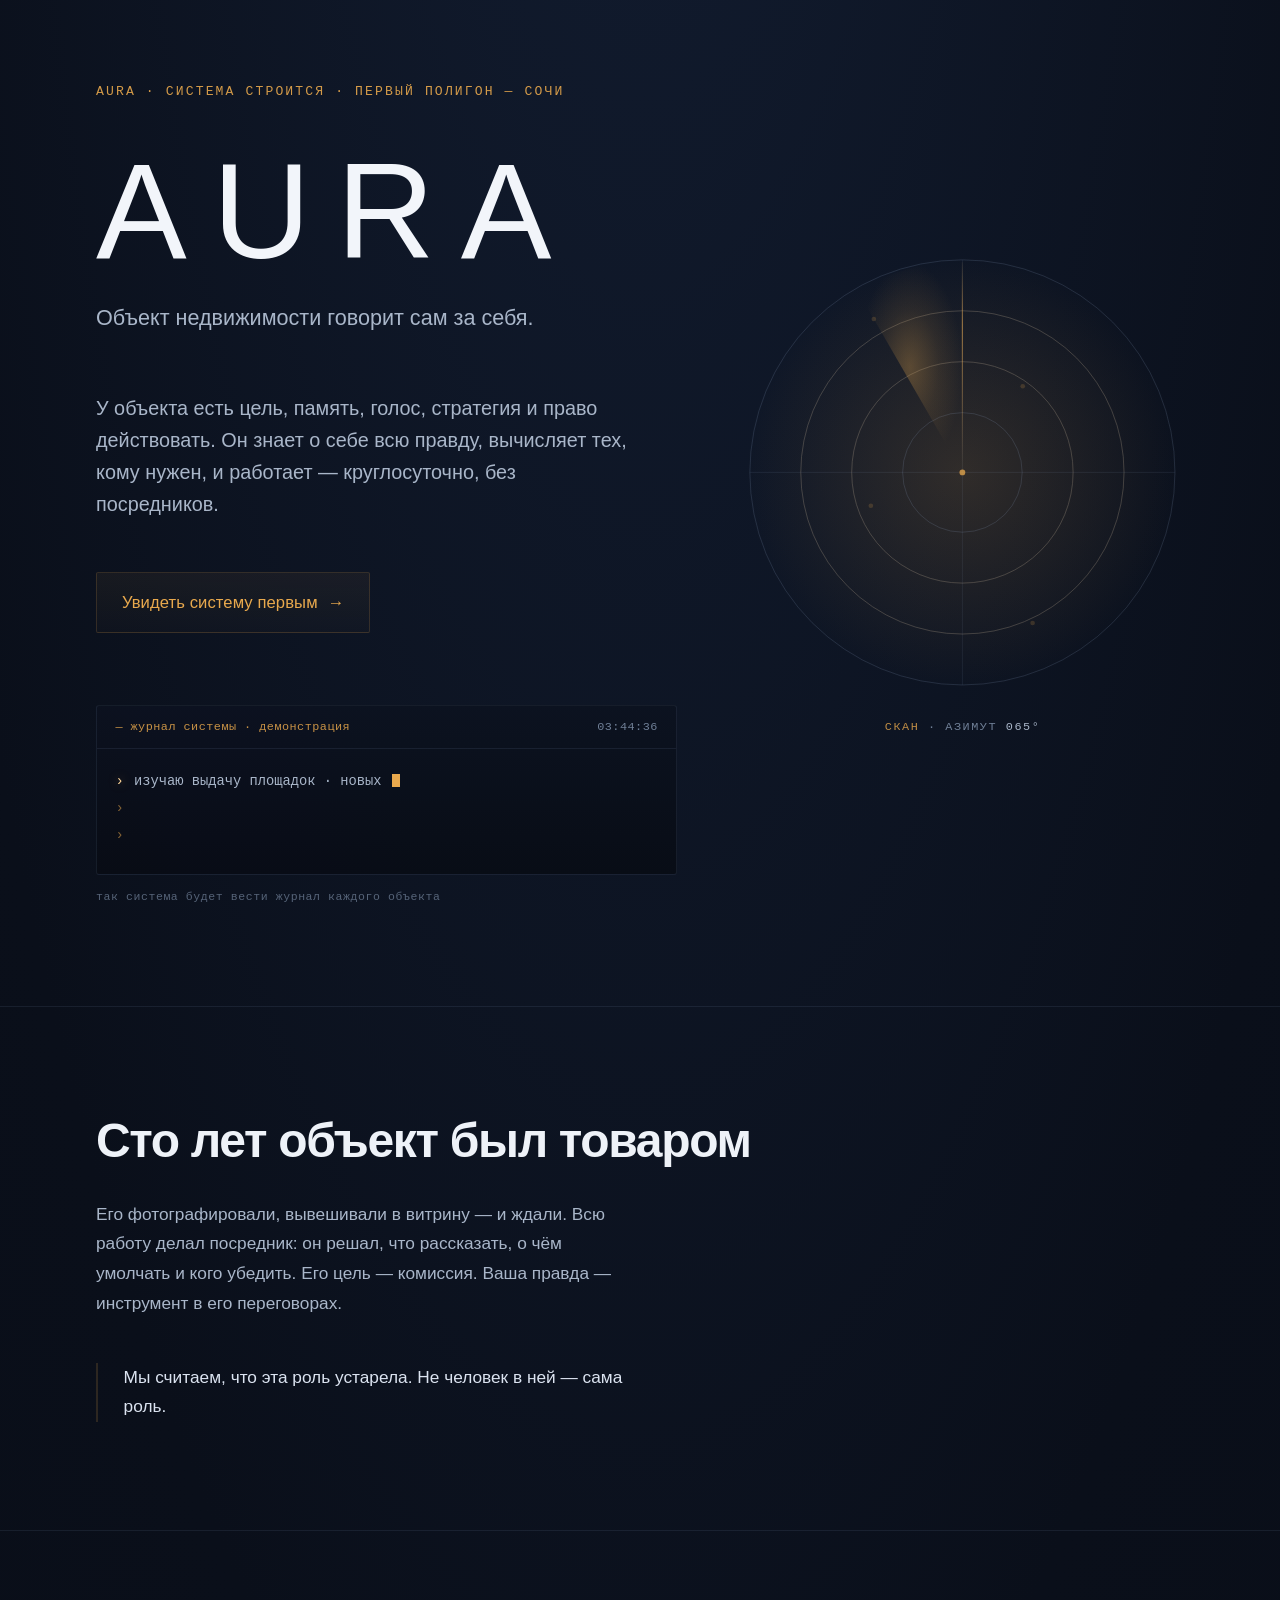
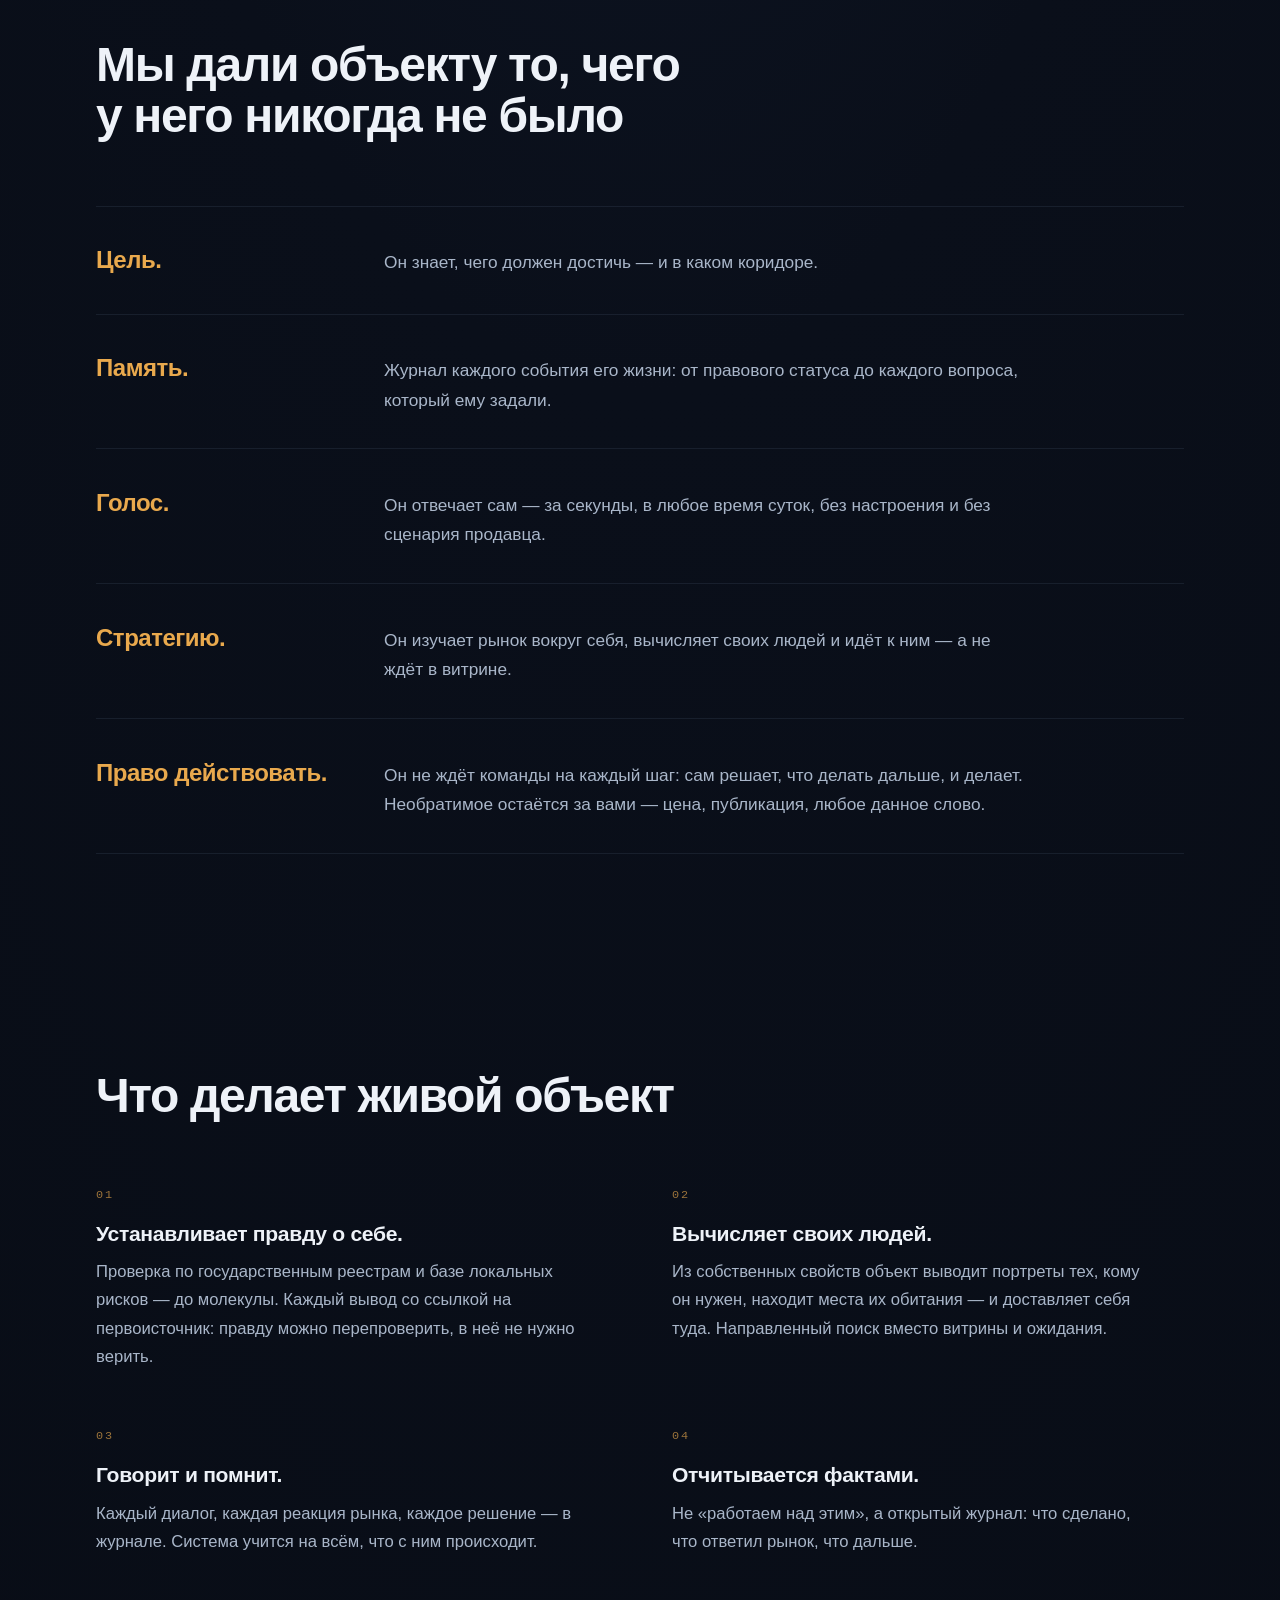
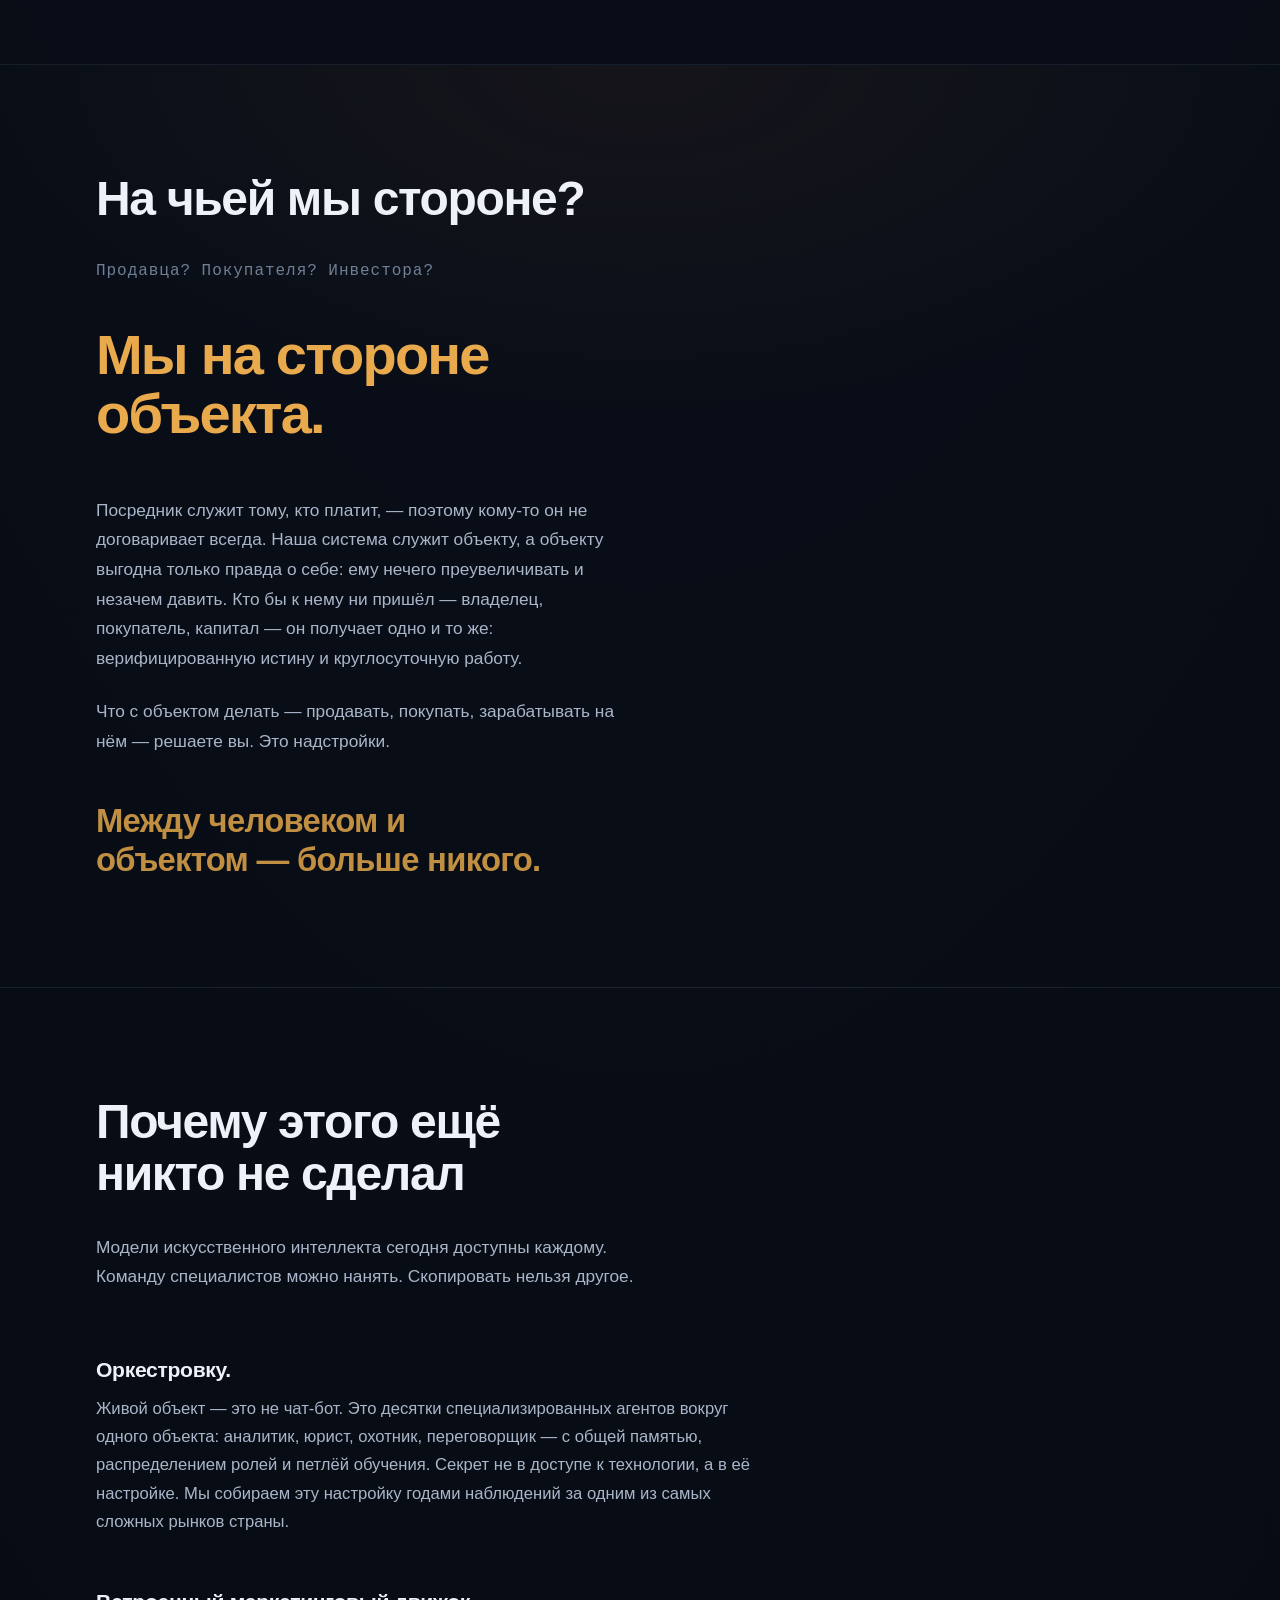
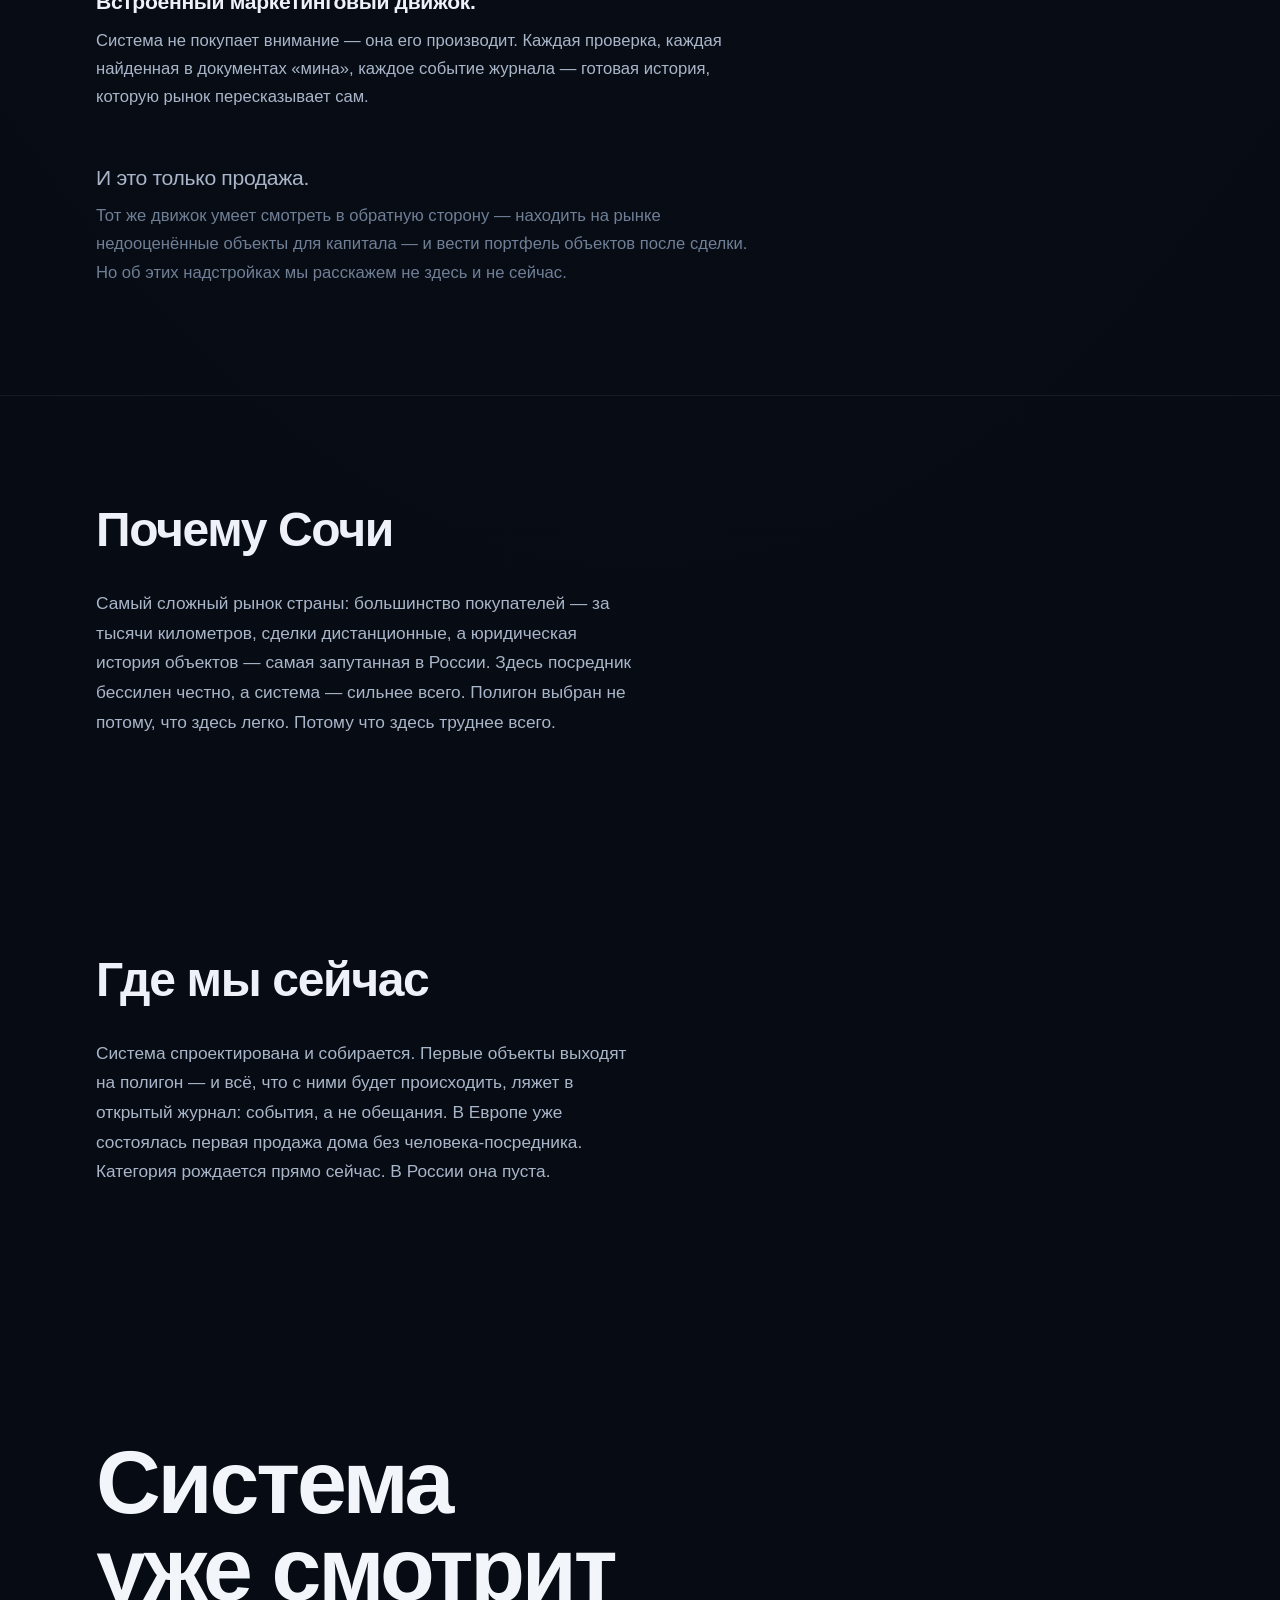
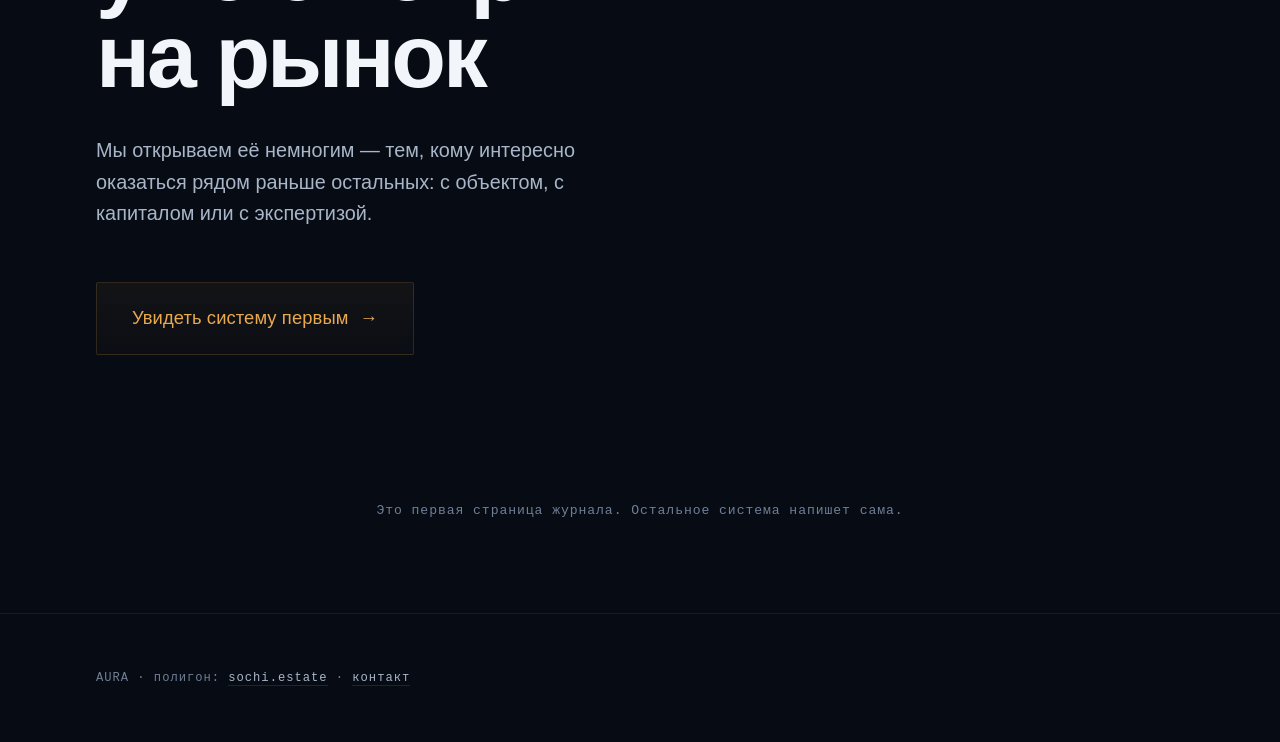
<file: aura/index.html>
<!DOCTYPE html>
<html lang="ru">
<head>
<meta charset="utf-8">
<meta name="viewport" content="width=device-width, initial-scale=1, viewport-fit=cover">
<title>AURA — объект недвижимости говорит сам за себя</title>
<meta name="description" content="У объекта есть цель, память, голос, стратегия и право действовать. Он знает о себе всю правду, вычисляет тех, кому нужен, и работает — круглосуточно, без посредников.">
<link rel="canonical" href="https://www.sochi.estate/aura/">
<meta name="theme-color" content="#0a0f1a">
<meta name="robots" content="index, follow">

<meta property="og:type" content="website">
<meta property="og:site_name" content="AURA">
<meta property="og:locale" content="ru_RU">
<meta property="og:url" content="https://www.sochi.estate/aura/">
<meta property="og:title" content="AURA — объект недвижимости говорит сам за себя">
<meta property="og:description" content="У объекта есть цель, память, голос, стратегия и право действовать. Он знает о себе всю правду, вычисляет тех, кому нужен, и работает — круглосуточно, без посредников.">
<meta property="og:image" content="https://www.sochi.estate/aura/og.png">
<meta property="og:image:width" content="1200">
<meta property="og:image:height" content="630">
<meta property="og:image:alt" content="AURA — знак системы: объект в кольцах ауры">

<meta name="twitter:card" content="summary_large_image">
<meta name="twitter:title" content="AURA — объект недвижимости говорит сам за себя">
<meta name="twitter:description" content="У объекта есть цель, память, голос, стратегия и право действовать. Он знает о себе всю правду, вычисляет тех, кому нужен, и работает — круглосуточно, без посредников.">
<meta name="twitter:image" content="https://www.sochi.estate/aura/og.png">

<link rel="icon" type="image/svg+xml" href="favicon.svg">
<link rel="mask-icon" href="favicon.svg" color="#E9A94D">
<link rel="stylesheet" href="styles.css">
<noscript><style>
  /* Без JS журнал не печатается — просто показываем строки целиком. */
  .log__line::after { content: attr(data-text); }
</style></noscript>
</head>
<body>

<a class="skip" href="#manifest">К содержанию</a>

<!-- ─────────────────────────── БЛОК 1 · HERO ─────────────────────────── -->
<header class="hero">
  <div class="wrap hero__grid">

    <div class="hero__text">
      <p class="eyebrow">AURA · система строится · первый полигон — Сочи</p>
      <h1 class="hero__title">AURA</h1>
      <p class="hero__claim">Объект недвижимости говорит сам за себя.</p>
      <p class="lede">У объекта есть цель, память, голос, стратегия и право действовать. Он знает о себе всю правду, вычисляет тех, кому нужен, и работает — круглосуточно, без посредников.</p>
      <p class="cta-row"><a class="cta" href="#contact" data-cta>Увидеть систему первым <span class="cta__arrow" aria-hidden="true">→</span></a></p>
    </div>

    <div class="hero__radar">
      <div class="radar" role="img" aria-label="Радар системы: расходящиеся кольца и вращающийся луч, изредка отмечающий цели">
        <svg class="radar__svg" viewBox="0 0 400 400" aria-hidden="true" focusable="false">
          <defs>
            <radialGradient id="sweep" cx="50%" cy="50%" r="50%">
              <stop offset="0%"   stop-color="#E9A94D" stop-opacity=".30"/>
              <stop offset="55%"  stop-color="#E9A94D" stop-opacity=".10"/>
              <stop offset="100%" stop-color="#E9A94D" stop-opacity="0"/>
            </radialGradient>
            <linearGradient id="edge" x1="200" y1="200" x2="200" y2="10" gradientUnits="userSpaceOnUse">
              <stop offset="0%"   stop-color="#E9A94D" stop-opacity="0"/>
              <stop offset="70%"  stop-color="#E9A94D" stop-opacity=".55"/>
              <stop offset="100%" stop-color="#E9A94D" stop-opacity=".05"/>
            </linearGradient>
            <radialGradient id="core" cx="50%" cy="50%" r="50%">
              <stop offset="0%"   stop-color="#E9A94D" stop-opacity=".16"/>
              <stop offset="100%" stop-color="#E9A94D" stop-opacity="0"/>
            </radialGradient>
          </defs>

          <circle cx="200" cy="200" r="196" fill="url(#core)"/>

          <!-- статичная сетка -->
          <g class="grid">
            <circle cx="200" cy="200" r="192"/>
            <circle cx="200" cy="200" r="146"/>
            <circle cx="200" cy="200" r="100"/>
            <circle cx="200" cy="200" r="54"/>
            <line x1="200" y1="8"   x2="200" y2="392"/>
            <line x1="8"   y1="200" x2="392" y2="200"/>
          </g>

          <!-- дышащие кольца -->
          <g class="breath">
            <circle cx="200" cy="200" r="146"/>
            <circle cx="200" cy="200" r="100"/>
          </g>

          <!-- расходящиеся кольца -->
          <g class="ripples">
            <circle class="ripple ripple--1" cx="200" cy="200" r="190"/>
            <circle class="ripple ripple--2" cx="200" cy="200" r="190"/>
            <circle class="ripple ripple--3" cx="200" cy="200" r="190"/>
          </g>

          <!-- цели: вспыхивают, когда луч проходит через них -->
          <g class="targets">
            <g class="target target--1" transform="translate(254.5 122.2)">
              <circle class="target__halo" r="4"/><circle class="target__dot" r="2.1"/>
            </g>
            <g class="target target--2" transform="translate(263.4 336)">
              <circle class="target__halo" r="4"/><circle class="target__dot" r="2.1"/>
            </g>
            <g class="target target--3" transform="translate(117.3 230.1)">
              <circle class="target__halo" r="4"/><circle class="target__dot" r="2.1"/>
            </g>
            <g class="target target--4" transform="translate(120 61.4)">
              <circle class="target__halo" r="4"/><circle class="target__dot" r="2.1"/>
            </g>
          </g>

          <!-- луч -->
          <g class="beam">
            <path class="beam__wedge" d="M200 200 L105 35.5 A190 190 0 0 1 200 10 Z" fill="url(#sweep)"/>
            <line class="beam__edge" x1="200" y1="200" x2="200" y2="10" stroke="url(#edge)"/>
          </g>

          <circle class="radar__hub" cx="200" cy="200" r="2.6"/>
        </svg>
        <p class="radar__readout"><span class="radar__label">скан</span> · азимут <span id="azimuth">—</span></p>
      </div>
    </div>

    <!-- журнал системы -->
    <div class="hero__log">
      <section class="terminal" aria-label="Журнал системы">
        <div class="terminal__bar">
          <span class="terminal__title">— журнал системы · демонстрация</span>
          <span class="terminal__clock" id="clock" aria-hidden="true">—</span>
        </div>
        <div class="terminal__body">
          <ol class="log" id="log" aria-live="off">
            <li class="log__line" data-text="изучаю выдачу площадок · новых лотов за ночь: …"></li>
            <li class="log__line" data-text="портрет покупателя №3 уточнён · экспедиция назначена"></li>
            <li class="log__line" data-text="проверка правового статуса завершена · записано в память"></li>
          </ol>
        </div>
      </section>
      <p class="terminal__note">так система будет вести журнал каждого объекта</p>
    </div>

  </div>
</header>

<main id="manifest">

  <!-- ───────────────────── БЛОК 2 · СТАРЫЙ МИР ───────────────────── -->
  <section class="section">
    <div class="wrap measure">
      <h2 class="h2">Сто лет объект был товаром</h2>
      <p class="body">Его фотографировали, вывешивали в витрину — и ждали. Всю работу делал посредник: он решал, что рассказать, о чём умолчать и кого убедить. Его цель — комиссия. Ваша правда — инструмент в его переговорах.</p>
      <p class="body body--accent">Мы считаем, что эта роль устарела. Не человек в ней — сама роль.</p>
    </div>
  </section>

  <!-- ───────────────────── БЛОК 3 · ИНВЕРСИЯ ───────────────────── -->
  <section class="section section--ruled">
    <div class="wrap">
      <h2 class="h2 measure">Мы дали объекту то, чего у него никогда не было</h2>
      <dl class="gifts">
        <div class="gift">
          <dt class="gift__term">Цель.</dt>
          <dd class="gift__desc">Он знает, чего должен достичь — и в каком коридоре.</dd>
        </div>
        <div class="gift">
          <dt class="gift__term">Память.</dt>
          <dd class="gift__desc">Журнал каждого события его жизни: от правового статуса до каждого вопроса, который ему задали.</dd>
        </div>
        <div class="gift">
          <dt class="gift__term">Голос.</dt>
          <dd class="gift__desc">Он отвечает сам — за секунды, в любое время суток, без настроения и без сценария продавца.</dd>
        </div>
        <div class="gift">
          <dt class="gift__term">Стратегию.</dt>
          <dd class="gift__desc">Он изучает рынок вокруг себя, вычисляет своих людей и идёт к ним — а не ждёт в витрине.</dd>
        </div>
        <div class="gift">
          <dt class="gift__term">Право действовать.</dt>
          <dd class="gift__desc">Он не ждёт команды на каждый шаг: сам решает, что делать дальше, и делает. Необратимое остаётся за вами — цена, публикация, любое данное слово.</dd>
        </div>
      </dl>
    </div>
  </section>

  <!-- ───────────────────── БЛОК 4 · МЕХАНИКА ───────────────────── -->
  <section class="section">
    <div class="wrap">
      <h2 class="h2 measure">Что делает живой объект</h2>
      <ol class="works">
        <li class="work">
          <span class="work__idx" aria-hidden="true">01</span>
          <h3 class="work__title">Устанавливает правду о себе.</h3>
          <p class="work__body">Проверка по государственным реестрам и базе локальных рисков — до молекулы. Каждый вывод со ссылкой на первоисточник: правду можно перепроверить, в неё не нужно верить.</p>
        </li>
        <li class="work">
          <span class="work__idx" aria-hidden="true">02</span>
          <h3 class="work__title">Вычисляет своих людей.</h3>
          <p class="work__body">Из собственных свойств объект выводит портреты тех, кому он нужен, находит места их обитания — и доставляет себя туда. Направленный поиск вместо витрины и ожидания.</p>
        </li>
        <li class="work">
          <span class="work__idx" aria-hidden="true">03</span>
          <h3 class="work__title">Говорит и помнит.</h3>
          <p class="work__body">Каждый диалог, каждая реакция рынка, каждое решение — в журнале. Система учится на всём, что с ним происходит.</p>
        </li>
        <li class="work">
          <span class="work__idx" aria-hidden="true">04</span>
          <h3 class="work__title">Отчитывается фактами.</h3>
          <p class="work__body">Не «работаем над этим», а открытый журнал: что сделано, что ответил рынок, что дальше.</p>
        </li>
      </ol>
    </div>
  </section>

  <!-- ───────────────────── БЛОК 5 · ИНТРИГА ───────────────────── -->
  <section class="section section--reveal">
    <div class="wrap measure">
      <h2 class="h2">На чьей мы стороне?</h2>
      <p class="questions">Продавца? Покупателя? Инвестора?</p>
      <p class="answer">Мы на стороне объекта.</p>
      <p class="body">Посредник служит тому, кто платит, — поэтому кому-то он не договаривает всегда. Наша система служит объекту, а объекту выгодна только правда о себе: ему нечего преувеличивать и незачем давить. Кто бы к нему ни пришёл — владелец, покупатель, капитал — он получает одно и то же: верифицированную истину и круглосуточную работу.</p>
      <p class="body">Что с объектом делать — продавать, покупать, зарабатывать на нём — решаете вы. Это надстройки.</p>
      <p class="answer answer--quiet">Между человеком и объектом — больше никого.</p>
    </div>
  </section>

  <!-- ─────────────── БЛОК 5.5 · ПОЧЕМУ ЭТОГО НИКТО НЕ СДЕЛАЛ ─────────────── -->
  <section class="section">
    <div class="wrap">
      <h2 class="h2 measure">Почему этого ещё никто не сделал</h2>
      <p class="body measure">Модели искусственного интеллекта сегодня доступны каждому. Команду специалистов можно нанять. Скопировать нельзя другое.</p>
      <div class="reasons">
        <div class="reason">
          <h3 class="reason__title">Оркестровку.</h3>
          <p class="reason__body">Живой объект — это не чат-бот. Это десятки специализированных агентов вокруг одного объекта: аналитик, юрист, охотник, переговорщик — с общей памятью, распределением ролей и петлёй обучения. Секрет не в доступе к технологии, а в её настройке. Мы собираем эту настройку годами наблюдений за одним из самых сложных рынков страны.</p>
        </div>
        <div class="reason">
          <h3 class="reason__title">Встроенный маркетинговый движок.</h3>
          <p class="reason__body">Система не покупает внимание — она его производит. Каждая проверка, каждая найденная в документах «мина», каждое событие журнала — готовая история, которую рынок пересказывает сам.</p>
        </div>
        <div class="reason reason--quiet">
          <h3 class="reason__title">И это только продажа.</h3>
          <p class="reason__body">Тот же движок умеет смотреть в обратную сторону — находить на рынке недооценённые объекты для капитала — и вести портфель объектов после сделки. Но об этих надстройках мы расскажем не здесь и не сейчас.</p>
        </div>
      </div>
    </div>
  </section>

  <!-- ───────────────────── БЛОК 6 · ПОЛИГОН ───────────────────── -->
  <section class="section section--ruled">
    <div class="wrap measure">
      <h2 class="h2">Почему Сочи</h2>
      <p class="body">Самый сложный рынок страны: большинство покупателей — за тысячи километров, сделки дистанционные, а юридическая история объектов — самая запутанная в России. Здесь посредник бессилен честно, а система — сильнее всего. Полигон выбран не потому, что здесь легко. Потому что здесь труднее всего.</p>
    </div>
  </section>

  <!-- ───────────────────── БЛОК 7 · СТАТУС ───────────────────── -->
  <section class="section">
    <div class="wrap measure">
      <h2 class="h2">Где мы сейчас</h2>
      <p class="body">Система спроектирована и собирается. Первые объекты выходят на полигон — и всё, что с ними будет происходить, ляжет в открытый журнал: события, а не обещания. В Европе уже состоялась первая продажа дома без человека-посредника. Категория рождается прямо сейчас. В России она пуста.</p>
    </div>
  </section>

  <!-- ───────────────────── БЛОК 8 · ФИНАЛ ───────────────────── -->
  <section class="section section--final" id="contact">
    <div class="wrap measure">
      <h2 class="h1-alt">Система уже смотрит на рынок</h2>
      <p class="lede">Мы открываем её немногим — тем, кому интересно оказаться рядом раньше остальных: с объектом, с капиталом или с экспертизой.</p>
      <p class="cta-row"><a class="cta cta--lg" href="#contact" data-cta>Увидеть систему первым <span class="cta__arrow" aria-hidden="true">→</span></a></p>
    </div>
  </section>

  <p class="closing">Это первая страница журнала. Остальное система напишет сама.</p>

</main>

<footer class="footer">
  <div class="wrap">
    <p class="footer__line">AURA · полигон: <a href="https://www.sochi.estate">sochi.estate</a> · <a href="#contact" data-cta>контакт</a></p>
  </div>
</footer>

<script src="app.js" defer></script>
</body>
</html>
</file>
<file: aura/styles.css>
/* ══════════════════════════════════════════════════════════════════════
   AURA · манифест системы
   Три закона дизайна (канон, Часть X): объект — герой, всё остальное —
   тишина. Данные — эстетика. Одно решение за раз.
   Тёмная глубина + один янтарный акцент. Ноль библиотек, ноль загрузок.
   ══════════════════════════════════════════════════════════════════════ */

:root {
  --void:      #070b13;
  --bg:        #0a0f1a;
  --surface:   #0c1220;
  --amber:     #e9a94d;
  --text:      #dbe3f0;
  --text-soft: #a9b6c9;
  --muted:     #6f7f96;
  --line:      rgba(150, 176, 214, .10);
  --line-warm: rgba(233, 169, 77, .16);

  --sans: -apple-system, BlinkMacSystemFont, "Segoe UI", Roboto, "Helvetica Neue", Arial, "Noto Sans", sans-serif;
  --mono: ui-monospace, SFMono-Regular, "SF Mono", Menlo, Consolas, "Liberation Mono", "DejaVu Sans Mono", monospace;

  --gutter: clamp(1.25rem, 5vw, 4.5rem);
  --measure: 34rem;
  --section-y: clamp(5rem, 12vh, 9.5rem);
}

*, *::before, *::after { box-sizing: border-box; }

html { -webkit-text-size-adjust: 100%; }

html { background-color: var(--void); }

body {
  margin: 0;
  background-color: var(--void);
  background-image: radial-gradient(145% 95% at 50% -12%, #131e33 0%, var(--bg) 42%, var(--void) 100%);
  background-repeat: no-repeat;
  background-attachment: scroll;
  color: var(--text);
  font-family: var(--sans);
  font-size: 100%;
  line-height: 1.65;
  -webkit-font-smoothing: antialiased;
  text-rendering: optimizeLegibility;
  overflow-x: hidden;
}

::selection { background: rgba(233, 169, 77, .22); color: #fff; }

a { color: inherit; }

.wrap {
  width: 100%;
  max-width: 76rem;
  margin-inline: auto;
  padding-inline: var(--gutter);
}

/* Колонка чтения. Всё на странице выровнено по одному левому краю —
   это документ системы, а не рекламный разворот. */
.measure { max-width: var(--measure); }
.wrap.measure { max-width: 76rem; }
.wrap.measure > * { max-width: var(--measure); }
.wrap.measure > .h2, .h2.measure { max-width: 42rem; }
.wrap.measure > .h1-alt { max-width: 46rem; }

.skip {
  position: absolute;
  left: -9999px;
  top: 0;
  padding: .75rem 1rem;
  background: var(--amber);
  color: #0a0f1a;
  font: 600 .9rem/1 var(--sans);
  z-index: 10;
}
.skip:focus { left: 0; }

:focus-visible {
  outline: 2px solid var(--amber);
  outline-offset: 3px;
  border-radius: 2px;
}

/* ───────────────────────────── ТИПОГРАФИКА ───────────────────────────── */

.eyebrow {
  margin: 0 0 clamp(1.5rem, 4vw, 2.5rem);
  font-family: var(--mono);
  font-size: clamp(.72rem, 1.5vw, .82rem);
  letter-spacing: .16em;
  text-transform: uppercase;
  color: var(--amber);
  opacity: .9;
}

/* Имя системы вместо заголовка. Лёгкий вес и разреженный трекинг — знак,
   а не баннер. Янтарь сюда не заходит: он принадлежит радару, CTA и маркерам. */
.hero__title {
  margin: 0;
  font-size: clamp(4rem, 12vw, 8.5rem);
  line-height: 1;
  letter-spacing: .19em;
  font-weight: 300;
  color: #f2f5fa;
  white-space: nowrap;
}

.hero__claim {
  margin: clamp(1rem, 2.2vw, 1.5rem) 0 0;
  font-size: clamp(1.1rem, 1.8vw, 1.35rem);
  line-height: 1.42;
  font-weight: 400;
  color: var(--text-soft);
  max-width: 31rem;
  text-wrap: balance;
}

.h1-alt {
  margin: 0;
  font-size: clamp(2.15rem, 8.4vw, 5.6rem);
  line-height: .97;
  letter-spacing: -.035em;
  font-weight: 600;
  color: #f2f5fa;
  text-wrap: balance;
}

.h2 {
  margin: 0 0 clamp(1.4rem, 3vw, 2.1rem);
  font-size: clamp(1.65rem, 5.2vw, 3rem);
  line-height: 1.07;
  letter-spacing: -.028em;
  font-weight: 600;
  color: #eef2f8;
  text-wrap: balance;
}

/* Подпись принадлежит имени, поэтому воздух над лидом заметно больше. */
.hero__text .lede { margin-top: clamp(2.5rem, 5.5vw, 3.75rem); }

.lede {
  margin: clamp(1.5rem, 3.5vw, 2.2rem) 0 0;
  font-size: clamp(1.06rem, 1.55vw, 1.28rem);
  line-height: 1.6;
  color: var(--text-soft);
  max-width: 34rem;
}

.body {
  margin: 0 0 1.35em;
  font-size: clamp(1rem, 1.35vw, 1.13rem);
  line-height: 1.72;
  color: var(--text-soft);
}
.body:last-child { margin-bottom: 0; }

.body--accent {
  color: var(--text);
  border-left: 2px solid var(--line-warm);
  padding-left: clamp(1rem, 2.5vw, 1.6rem);
  margin-top: clamp(2rem, 4vw, 2.75rem);
}

/* ─────────────────────────────── CTA ─────────────────────────────────── */

.cta-row { margin: clamp(2.25rem, 5vw, 3.25rem) 0 0; }

.cta {
  display: inline-flex;
  align-items: baseline;
  gap: .6em;
  padding: .95em 1.5em;
  border: 1px solid var(--line-warm);
  border-radius: 2px;
  background: linear-gradient(180deg, rgba(233,169,77,.06), rgba(233,169,77,.02));
  color: var(--amber);
  font-size: clamp(.95rem, 1.3vw, 1.05rem);
  font-weight: 500;
  letter-spacing: .005em;
  text-decoration: none;
  transition: border-color .35s ease, background .35s ease, color .35s ease;
}
.cta__arrow { transition: transform .35s cubic-bezier(.22,.61,.36,1); }
.cta:hover, .cta:focus-visible {
  border-color: rgba(233,169,77,.55);
  background: rgba(233,169,77,.10);
  color: #f6d49a;
}
.cta:hover .cta__arrow { transform: translateX(.28em); }
.cta--lg { padding: 1.1em 1.9em; font-size: clamp(1rem, 1.45vw, 1.15rem); }

/* ─────────────────────────────── HERO ────────────────────────────────── */

.hero {
  padding-block: clamp(3.5rem, 9vh, 7rem) clamp(4.5rem, 11vh, 8rem);
  border-bottom: 1px solid var(--line);
}

.hero__grid {
  display: grid;
  gap: clamp(3rem, 7vw, 4.5rem) clamp(2.5rem, 5vw, 4.5rem);
  grid-template-columns: minmax(0, 1fr);
  grid-template-areas: "text" "radar" "log";
  align-items: start;
}
/* min-width:0 — иначе моноширинный журнал распирает колонку шире экрана */
.hero__text  { grid-area: text;  min-width: 0; }
.hero__radar { grid-area: radar; min-width: 0; }
.hero__log   { grid-area: log;   min-width: 0; }

@media (min-width: 62rem) {
  .hero__grid {
    grid-template-columns: minmax(0, 1.05fr) minmax(0, .8fr);
    grid-template-areas: "text radar" "log radar";
    align-items: center;
  }
  .hero__text { align-self: end; }
  .hero__log  { align-self: start; }
}

/* ─────────────────────────────── РАДАР ───────────────────────────────── */

.radar {
  width: min(100%, 30rem);
  margin-inline: auto;
}

.radar__svg {
  display: block;
  width: 100%;
  height: auto;
  overflow: visible;
}

.grid circle,
.grid line {
  fill: none;
  stroke: rgba(150, 176, 214, .17);
  stroke-width: 1;
  vector-effect: non-scaling-stroke;
}
.grid line { stroke: rgba(150, 176, 214, .10); }

.breath circle,
.ripple {
  fill: none;
  stroke: var(--amber);
  stroke-width: 1;
  vector-effect: non-scaling-stroke;
  transform-box: view-box;
  transform-origin: 200px 200px;
}

.breath circle {
  opacity: .13;
  animation: breath 8s ease-in-out infinite;
}
.breath circle:nth-child(2) { animation-delay: -2.7s; }

@keyframes breath {
  0%, 100% { opacity: .10; transform: scale(1);     }
  50%      { opacity: .21; transform: scale(1.018); }
}

.ripple {
  opacity: 0;
  animation: ripple 9s cubic-bezier(.19,.65,.32,1) infinite;
}
.ripple--2 { animation-delay: -3s; }
.ripple--3 { animation-delay: -6s; }

@keyframes ripple {
  0%   { transform: scale(.05); opacity: 0;   }
  8%   { opacity: .42; }
  100% { transform: scale(1);   opacity: 0;   }
}

.beam {
  transform-box: view-box;
  transform-origin: 200px 200px;
  animation: sweep 12s linear infinite;
}
.beam__edge { stroke-width: 1.2; vector-effect: non-scaling-stroke; }

@keyframes sweep { to { transform: rotate(360deg); } }

.radar__hub { fill: var(--amber); opacity: .75; }

.target__dot  { fill: var(--amber); }
.target__halo { fill: none; stroke: var(--amber); stroke-width: 1; vector-effect: non-scaling-stroke; }

.target      { opacity: .18; animation: catch 36s linear infinite; }
.target__halo{ opacity: 0;   animation: halo  36s linear infinite; transform-box: fill-box; transform-origin: center; }

/* Цель вспыхивает ровно в тот момент, когда через неё проходит луч.
   Луч делает оборот за 12 с, цикл вспышек — 36 с (три оборота), поэтому
   каждая цель ловится редко и вразнобой. Задержка = азимут/30 + 12·оборот:
   цель 1 (35°, оборот 0), цель 4 (330°, оборот 0),
   цель 2 (155°, оборот 1), цель 3 (250°, оборот 2).                     */
.target--1, .target--1 .target__halo { animation-delay:  1.167s; }
.target--4, .target--4 .target__halo { animation-delay: 11s;     }
.target--2, .target--2 .target__halo { animation-delay: 17.167s; }
.target--3, .target--3 .target__halo { animation-delay: 32.333s; }

@keyframes catch {
  0%    { opacity: .18; }
  0.5%  { opacity: 1;   }
  9%    { opacity: .18; }
  100%  { opacity: .18; }
}

@keyframes halo {
  0%    { transform: scale(.4);  opacity: 0;   }
  0.5%  { transform: scale(.55); opacity: .8;  }
  8%    { transform: scale(3.4); opacity: 0;   }
  100%  { transform: scale(3.4); opacity: 0;   }
}

.radar__readout {
  margin: clamp(1rem, 2.5vw, 1.5rem) 0 0;
  font-family: var(--mono);
  font-size: .74rem;
  letter-spacing: .13em;
  text-transform: uppercase;
  color: var(--muted);
  text-align: center;
}
.radar__label { color: var(--amber); opacity: .8; }
#azimuth { color: var(--text-soft); font-variant-numeric: tabular-nums; }

/* ────────────────────────── ЖУРНАЛ СИСТЕМЫ ──────────────────────────── */

.terminal {
  border: 1px solid var(--line);
  border-radius: 3px;
  background: linear-gradient(180deg, rgba(12,18,32,.9), rgba(8,12,21,.9));
  overflow: hidden;
}

.terminal__bar {
  display: flex;
  align-items: center;
  justify-content: space-between;
  gap: 1rem;
  padding: .7rem clamp(.85rem, 2vw, 1.15rem);
  border-bottom: 1px solid var(--line);
  font-family: var(--mono);
  font-size: .74rem;
  letter-spacing: .04em;
  color: var(--muted);
}
.terminal__title { color: var(--amber); opacity: .85; }
.terminal__clock { font-variant-numeric: tabular-nums; white-space: nowrap; }

.terminal__body {
  padding: clamp(.9rem, 2vw, 1.25rem) clamp(.85rem, 2vw, 1.15rem) clamp(1.1rem, 2.5vw, 1.5rem);
}

.log {
  margin: 0;
  padding: 0;
  list-style: none;
  font-family: var(--mono);
  font-size: clamp(.76rem, 1.55vw, .86rem);
  line-height: 1.95;
  color: var(--text-soft);
  min-height: calc(3 * 1.95em);
}

.log__line {
  position: relative;
  padding-left: 1.35em;
  overflow-wrap: anywhere;
}
.log__line::before {
  content: "›";
  position: absolute;
  left: 0;
  color: var(--amber);
  opacity: .55;
  transition: opacity .5s ease, color .5s ease, text-shadow .5s ease;
}

/* Радар поймал цель — в журнале отзывается маркер строки.
   Событие на радаре как будто рождает запись. */
.log__line.is-pinged::before {
  opacity: 1;
  color: #ffd79a;
  text-shadow: 0 0 10px rgba(233, 169, 77, .55);
}

/* Двойник держит высоту строки, пока текст ещё печатается. */
.log__ghost { visibility: hidden; }
.log__out {
  position: absolute;
  top: 0;
  left: 1.35em;
  right: 0;
}

.log__out.is-typing::after {
  content: "";
  display: inline-block;
  width: .55em;
  height: 1em;
  margin-left: .18em;
  vertical-align: -.15em;
  background: var(--amber);
  animation: blink 1.05s steps(1) infinite;
}

@keyframes blink { 0%, 49% { opacity: .9; } 50%, 100% { opacity: 0; } }

/* Подпись стала фразой, а не ярлыком — капслок здесь бы кричал. */
.terminal__note {
  margin: .85rem 0 0;
  font-family: var(--mono);
  font-size: .72rem;
  line-height: 1.6;
  letter-spacing: .05em;
  color: var(--muted);
  opacity: .75;
}

/* ────────────────────────────── СЕКЦИИ ──────────────────────────────── */

.section { padding-block: var(--section-y); }
.section--ruled { border-top: 1px solid var(--line); }

/* Блок 3 — четыре дара */

.gifts {
  margin: clamp(2.5rem, 6vw, 4rem) 0 0;
  padding: 0;
  display: grid;
  gap: 0;
}

.gift {
  display: grid;
  gap: .35rem clamp(1.5rem, 4vw, 3rem);
  padding-block: clamp(1.5rem, 3.5vw, 2.1rem);
  border-top: 1px solid var(--line);
}
.gift:last-child { border-bottom: 1px solid var(--line); }

.gift__term {
  margin: 0;
  font-size: clamp(1.15rem, 2.2vw, 1.5rem);
  font-weight: 600;
  letter-spacing: -.02em;
  color: var(--amber);
}

.gift__desc {
  margin: 0;
  font-size: clamp(1rem, 1.35vw, 1.13rem);
  line-height: 1.7;
  color: var(--text-soft);
  max-width: 40rem;
}

/* Колонка под термин: самый длинный из них — «Право действовать.» — должен
   умещаться в одну строку, иначе он ломает ритм однострочных соседей. */
@media (min-width: 48rem) {
  .gift { grid-template-columns: minmax(9rem, 15rem) minmax(0, 1fr); align-items: baseline; }
}

/* Блок 4 — механика */

.works {
  margin: clamp(2.5rem, 6vw, 4rem) 0 0;
  padding: 0;
  list-style: none;
  display: grid;
  gap: clamp(2.25rem, 5vw, 3.5rem) clamp(2.5rem, 5vw, 4rem);
}

@media (min-width: 52rem) {
  .works { grid-template-columns: repeat(2, minmax(0, 1fr)); }
}

.work { max-width: 30rem; }

.work__idx {
  display: block;
  margin-bottom: .9rem;
  font-family: var(--mono);
  font-size: .74rem;
  letter-spacing: .16em;
  color: var(--amber);
  opacity: .65;
}

.work__title {
  margin: 0 0 .7rem;
  font-size: clamp(1.1rem, 1.8vw, 1.32rem);
  line-height: 1.3;
  letter-spacing: -.015em;
  font-weight: 600;
  color: #eef2f8;
}

.work__body {
  margin: 0;
  font-size: clamp(.98rem, 1.3vw, 1.08rem);
  line-height: 1.7;
  color: var(--text-soft);
}

/* Блок 5 — интрига и разгадка */

.section--reveal {
  border-top: 1px solid var(--line);
  border-bottom: 1px solid var(--line);
  background:
    radial-gradient(80% 55% at 50% 0%, rgba(233,169,77,.05) 0%, rgba(233,169,77,0) 70%);
}

.questions {
  margin: 0 0 clamp(1.75rem, 4vw, 2.5rem);
  font-family: var(--mono);
  font-size: clamp(.86rem, 1.6vw, 1rem);
  letter-spacing: .06em;
  color: var(--muted);
}

.answer {
  margin: 0 0 clamp(2.25rem, 5vw, 3.25rem);
  font-size: clamp(1.8rem, 6.4vw, 3.5rem);
  line-height: 1.06;
  letter-spacing: -.032em;
  font-weight: 600;
  color: var(--amber);
  text-wrap: balance;
}

/* Финальный аккорд блока 5 — на ступень тише разгадки. */
.answer--quiet {
  margin-top: clamp(2rem, 4vw, 2.75rem);
  margin-bottom: 0;
  font-size: clamp(1.35rem, 3.4vw, 2.05rem);
  line-height: 1.2;
  letter-spacing: -.022em;
  color: #c08f42;
}

/* Блок 5.5 — почему этого ещё никто не сделал */

.reasons {
  margin: clamp(2.5rem, 6vw, 4rem) 0 0;
  display: grid;
  gap: clamp(2.25rem, 5vw, 3.25rem);
}

.reason { max-width: 42rem; }

.reason__title {
  margin: 0 0 .7rem;
  font-size: clamp(1.1rem, 1.8vw, 1.32rem);
  line-height: 1.3;
  letter-spacing: -.015em;
  font-weight: 600;
  color: #eef2f8;
}

.reason__body {
  margin: 0;
  font-size: clamp(.98rem, 1.3vw, 1.08rem);
  line-height: 1.7;
  color: var(--text-soft);
}

/* Последний — обещание вполголоса. */
.reason--quiet .reason__title { color: var(--text-soft); font-weight: 500; }
.reason--quiet .reason__body  { color: var(--muted); }

/* Блок 8 — финал */

.section--final {
  padding-block: clamp(6rem, 16vh, 12rem);
  text-align: left;
}

/* Последняя строка страницы — подпись системы под самой собой. */
.closing {
  margin: 0;
  padding: 0 var(--gutter) clamp(4rem, 10vh, 7rem);
  text-align: center;
  font-family: var(--mono);
  font-size: clamp(.72rem, 1.5vw, .82rem);
  line-height: 1.8;
  letter-spacing: .07em;
  color: var(--muted);
  text-wrap: balance;
}

/* ────────────────────────────── ПОДВАЛ ──────────────────────────────── */

.footer {
  border-top: 1px solid var(--line);
  padding-block: clamp(2.5rem, 6vh, 4rem);
}

.footer__line {
  margin: 0;
  font-family: var(--mono);
  font-size: .76rem;
  letter-spacing: .08em;
  color: var(--muted);
}
.footer__line a {
  color: var(--text-soft);
  text-decoration: none;
  border-bottom: 1px solid var(--line-warm);
  transition: color .3s ease, border-color .3s ease;
}
.footer__line a:hover { color: var(--amber); border-color: var(--amber); }

/* ───────────────────── УВАЖЕНИЕ К НАСТРОЙКАМ ────────────────────────── */

@media (prefers-reduced-motion: reduce) {
  .beam,
  .ripple,
  .breath circle,
  .target,
  .target__halo,
  .log__out.is-typing::after {
    animation: none !important;
  }
  .ripple { opacity: .12; }
  .target { opacity: .55; }
  .target__halo { opacity: 0; }
  .breath circle { opacity: .16; }
  .cta, .cta__arrow, .footer__line a { transition: none; }
  html { scroll-behavior: auto; }
}
</file>
